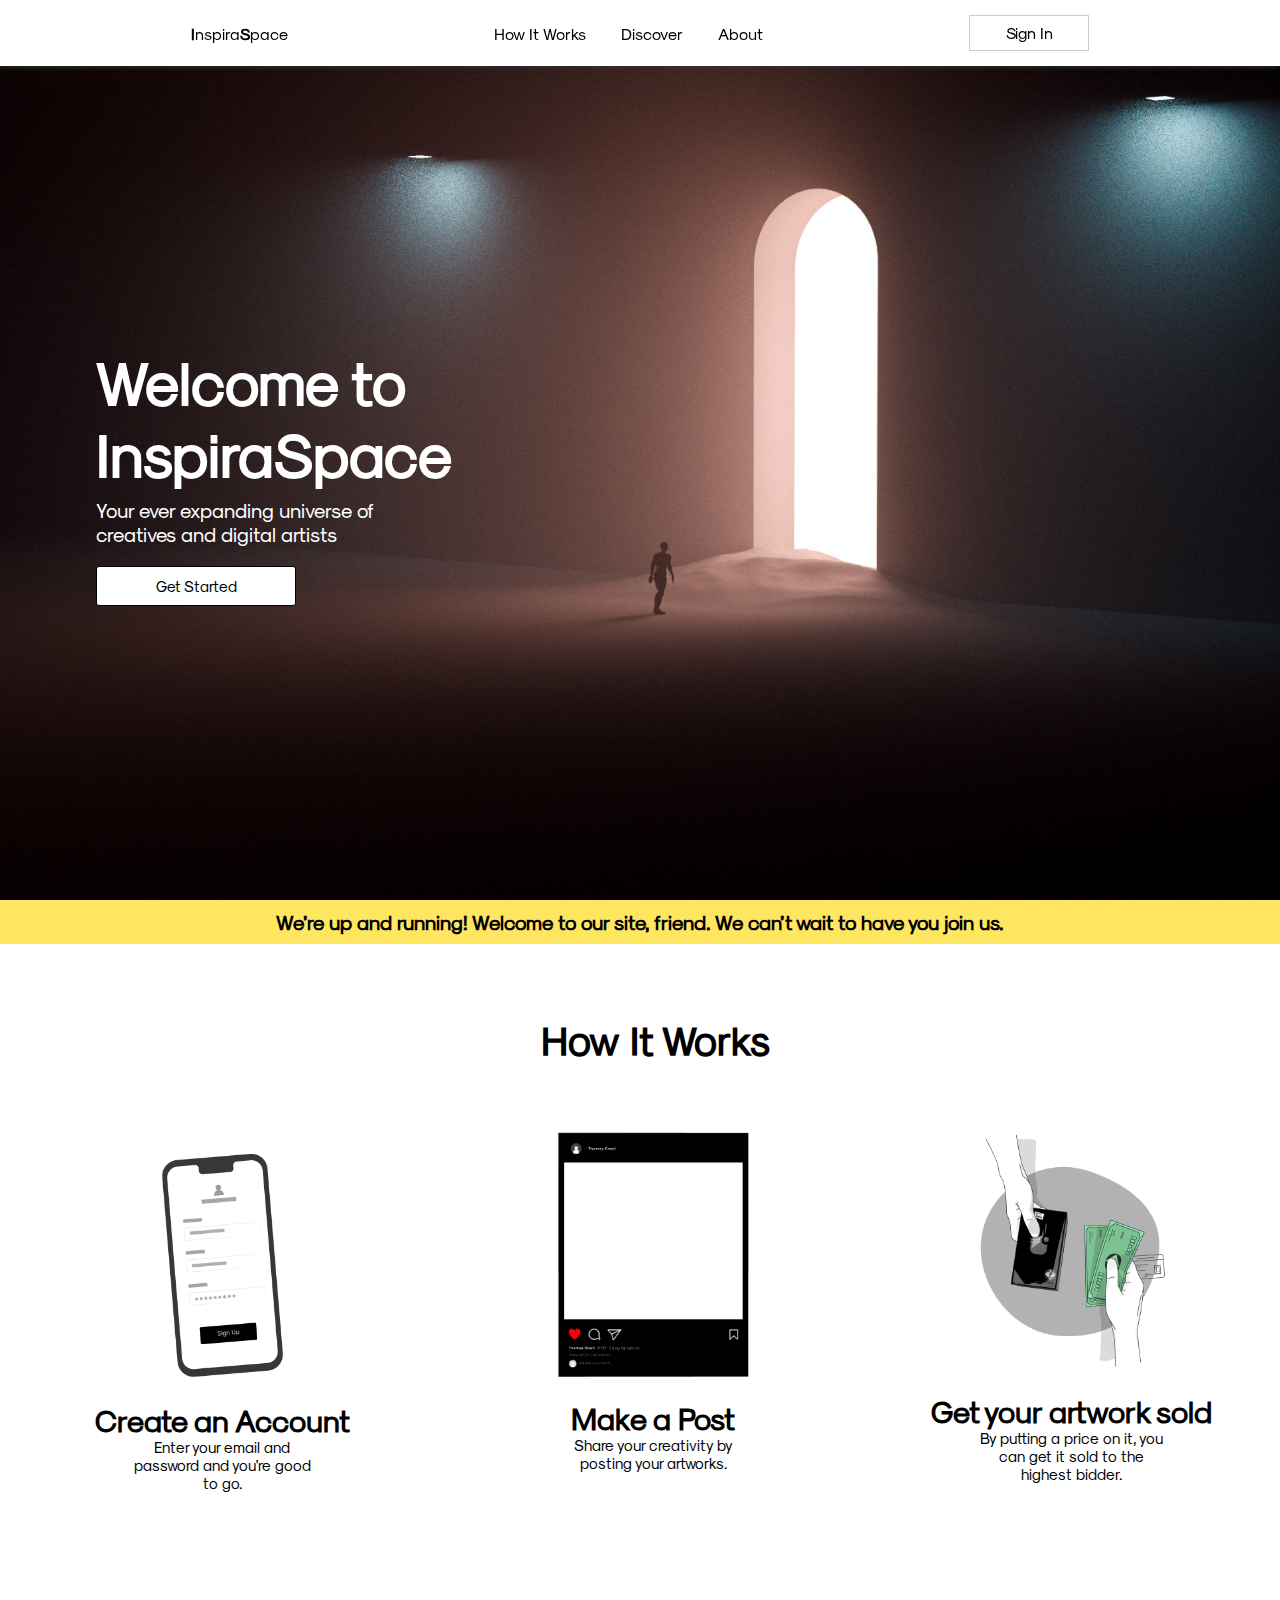
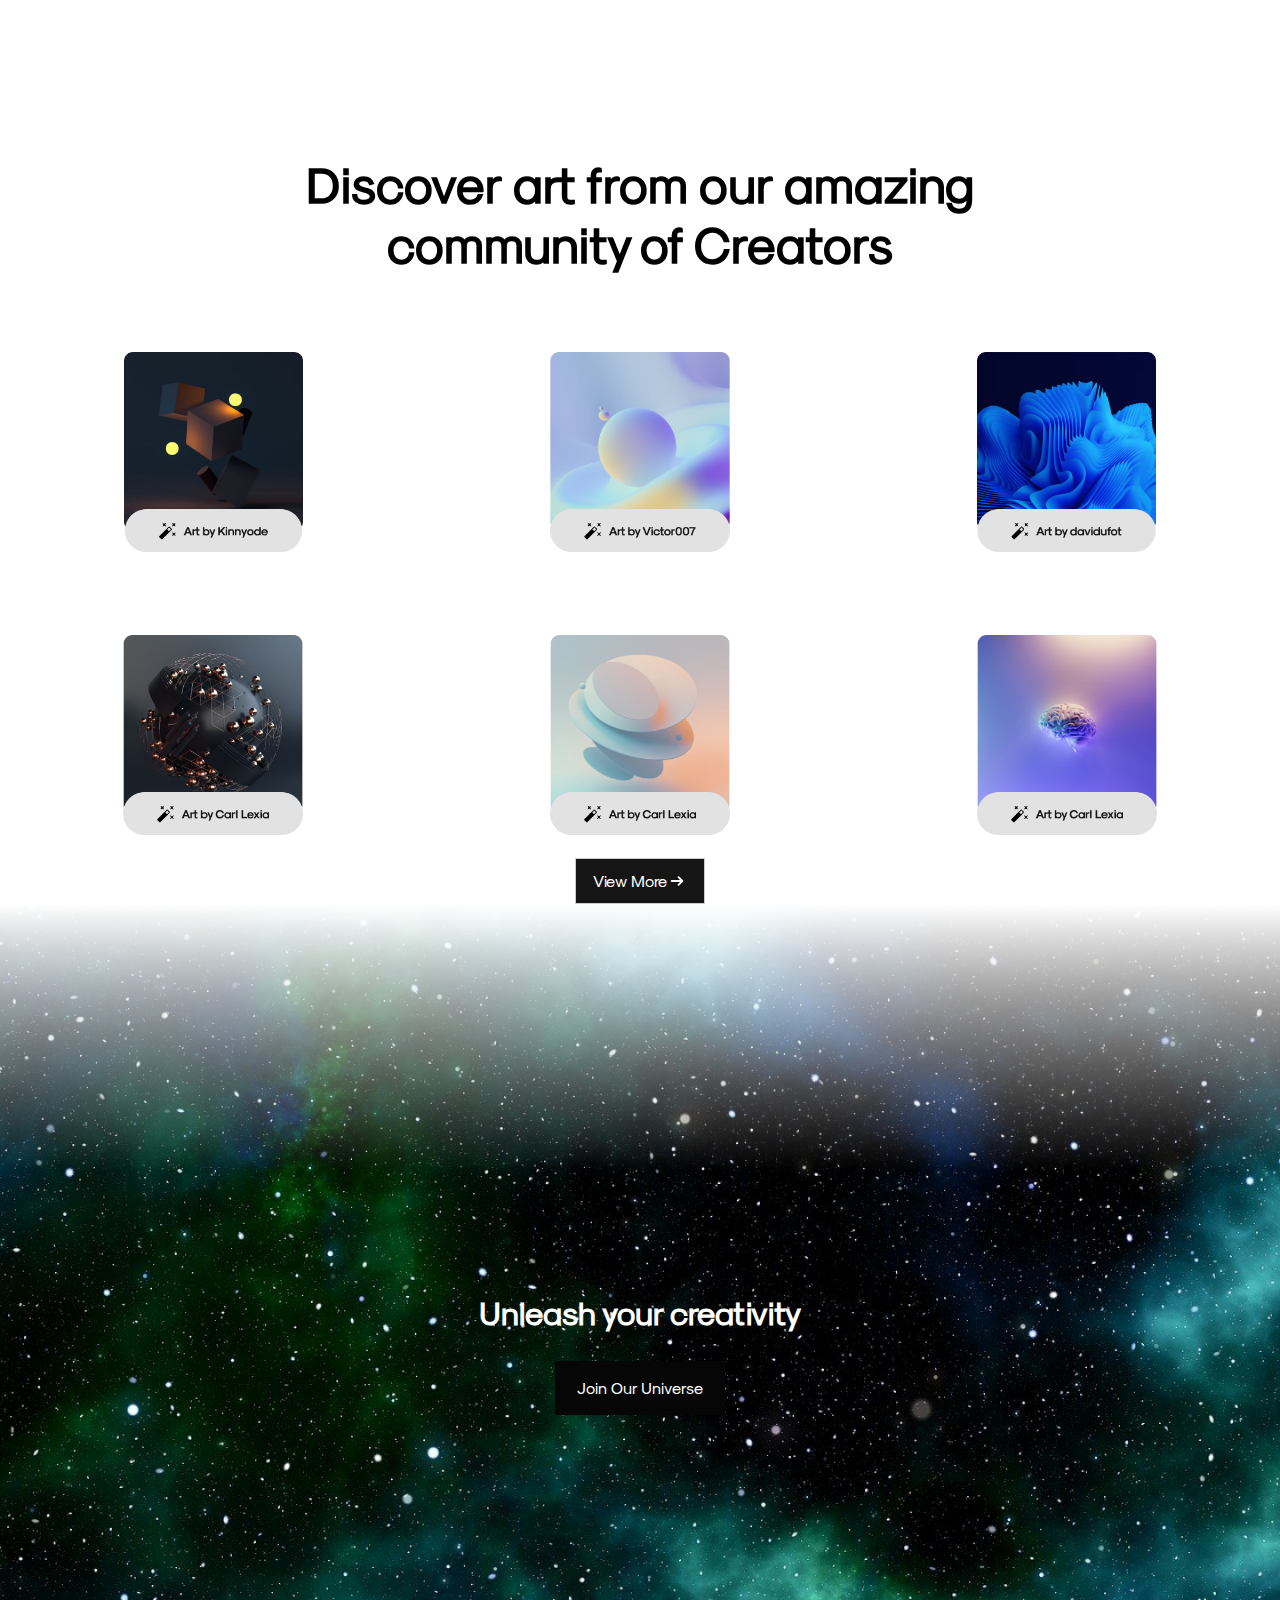
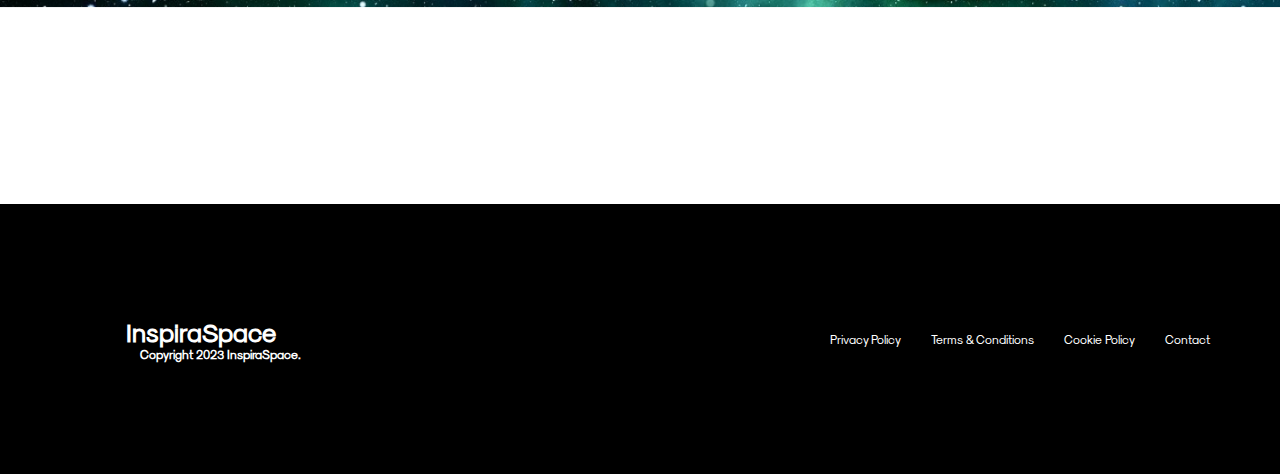
<file: index.html>
<!DOCTYPE html>
<html lang="en">
  <head>
    <meta charset="UTF-8" />
    <meta http-equiv="X-UA-Compatible" content="IE=edge" />
    <meta name="viewport" content="width=device-width, initial-scale=1.0" />
    <title>InspiraSpace</title>
    <link rel="stylesheet" href="style.css" />
  </head>

  <body>
    <div class="header">
      <div class="navlinks">
        <p><b>I</b>nspira<b>S</b>pace</p>
        <div class="links">
          <a href="Howitworks.html">How It Works</a>
          <a href="discovermore.html">Discover</a>
          <a href="about.html">About</a>
        </div>
        <a href="signin.html" class="signin"> Sign In </a>
      </div>
    </div>

    <div class="section1">
      <div class="sectiontexthead">
        <div class="assets">
          <h1>Welcome to InspiraSpace</h1>
          <h2>Your ever expanding universe of creatives and digital artists</h2>
          <a href="signup.html"><button>Get Started</button></a>
        </div>
      </div>
    </div>

    <div class="sectiontag">
      <p>
        We’re up and running! Welcome to our site, friend. We can’t wait to have
        you join us.
      </p>
    </div>
    <div class="text">
      <h1>How It Works</h1>
    </div>
    <div class="divcontainer">
      <div class="middlesection">
        <div class="div1">
          <div class="sec1">
            <img src="Log In SVG.png" alt="" />
          </div>
          <h1>Create an Account</h1>
          <h2>Enter your email and password and you're good to go.</h2>
        </div>

        <div class="div2">
          <div class="sec2">
            <img src="Post.png" alt="" />
          </div>
          <h1>Make a Post</h1>
          <h2>Share your creativity by posting your artworks.</h2>
        </div>

        <div class="div3">
          <div class="sec3">
            <img src="Trade.png" alt="" />
          </div>
          <h1>Get your artwork sold</h1>
          <h2>
            By putting a price on it, you can get it sold to the highest bidder.
          </h2>
        </div>
      </div>
    </div>
    <div class="discoversection">
      <p>Discover art from our amazing community of Creators</p>
    </div>
    <div class="discoversection2">
      <div class="imagessection">
        <div class="sec7">
          <img src="Art Assets/one.png" alt="" />
        </div>

        <div class="sec8">
          <img src="Art Assets/two.png" alt="" />
        </div>

        <div class="sec9">
          <img src="Art Assets/three.png" alt="" />
        </div>
      </div>

      <div class="imagessection">
        <div class="sec4">
          <img src="Art Assets/four.png" alt="" />
        </div>

        <div class="sec5">
          <img src="Art Assets/five.png" alt="" />
        </div>

        <div class="sec6">
          <img src="Art Assets/six.png" alt="" />
        </div>
      </div>
    </div>

    <div class="viewmore">
      <p>
        View More
        <svg
          width="20"
          height="10"
          viewBox="0 0 20 16"
          fill="none"
          xmlns="http://www.w3.org/2000/svg"
        >
          <path
            d="M12.43 1.93005L18.5 8.00005L12.43 14.0701M1.5 8.00005H18.33"
            stroke="white"
            stroke-width="3"
            stroke-miterlimit="10"
            stroke-linecap="round"
            stroke-linejoin="round"
          />
        </svg>
      </p>
    </div>
    <div class="footersection">
      <div class="footerimage">
        <div class="h1"></div>
        <h1>Unleash your creativity</h1>
        <div class="footerbutton">
          <p>Join Our Universe</p>
        </div>
      </div>
    </div>

    <div class="footertext">
      <div class="footersections">
        <div class="ftext1">
          <div class="details">
            <h1>InspiraSpace</h1>
            <h2>Copyright 2023 InspiraSpace.</h2>
          </div>
        </div>
        <div class="ftext2">
          <div class="detailstwo">
            <p>Privacy Policy</p>
            <p>Terms & Conditions</p>
            <p>Cookie Policy</p>
            <p>Contact</p>
          </div>
        </div>
      </div>
    </div>
  </body>
</html>
</file>
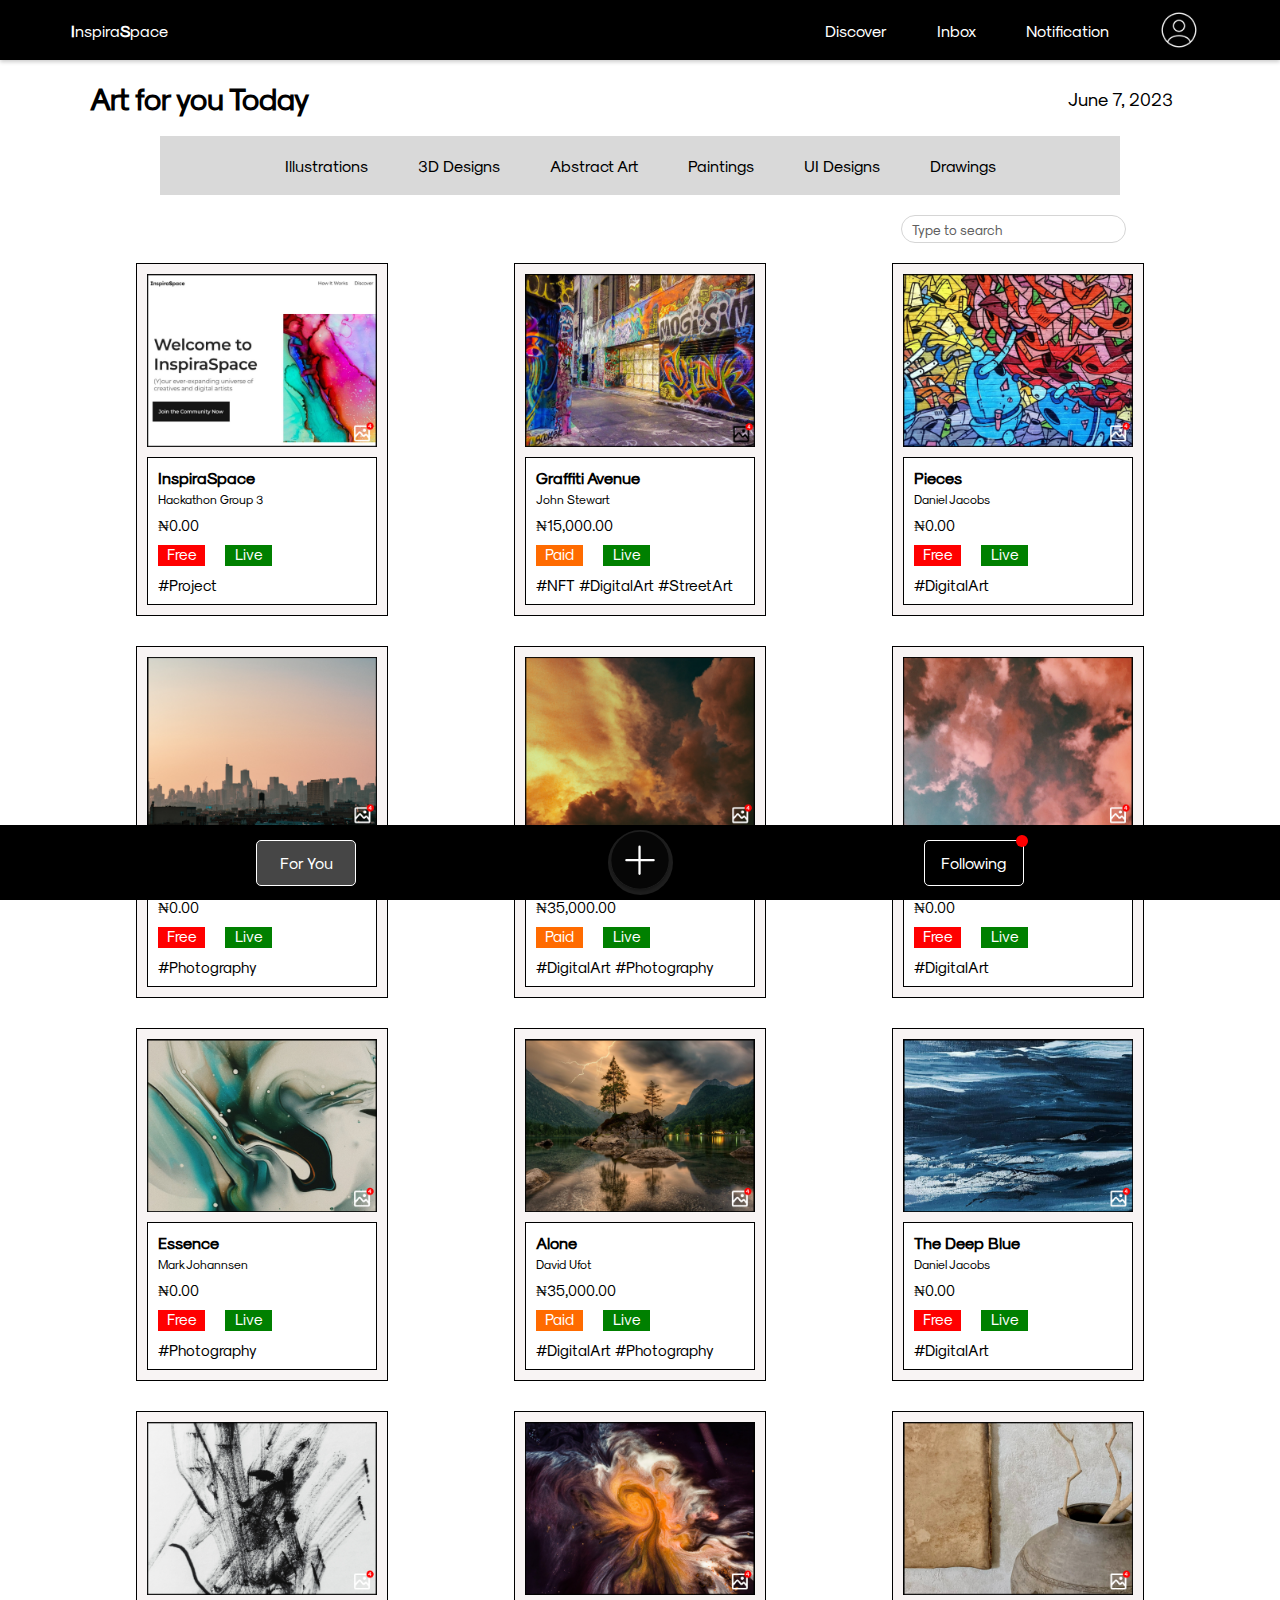
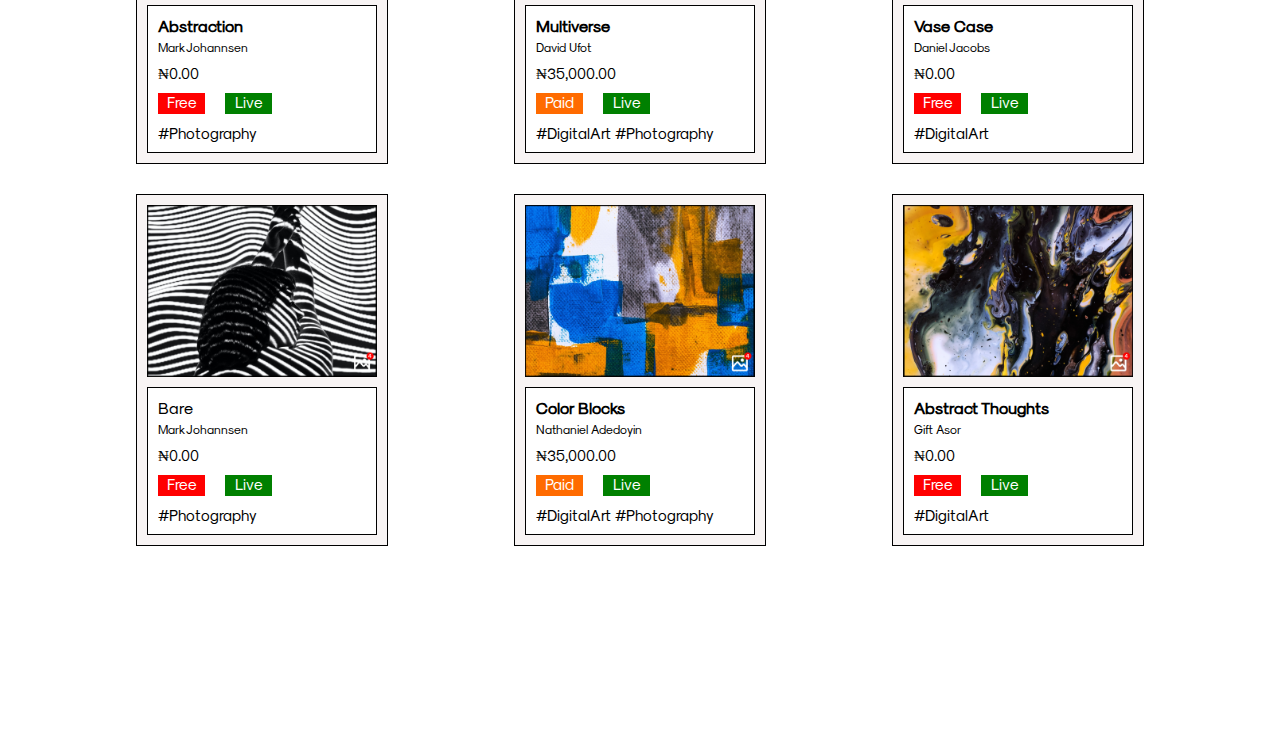
<file: discovermore.html>
<!DOCTYPE html>
<html lang="en">
  <head>
    <meta charset="UTF-8" />
    <meta name="viewport" content="width=device-width, initial-scale=1.0" />
    <title>Discover More</title>
    <link rel="stylesheet" href="discovermore.css" />
  </head>
  <body>
    <div class="header">
      <div class="navlinks">
        <a href="index.html"
          ><p><b>I</b>nspira<b>S</b>pace</p></a
        >
        <a href=""></a>
        <a href=""></a>
        <a href=""></a>
        <a href=""></a>
        <div class="links">
          <a href=""></a>
          <a href=""></a>
          <a href=""></a>
          <a href=""></a>
          <a href="">Discover</a>
          <a href="">Inbox</a>
          <a href="">Notification</a>
          <a href="" class="signin"><img src="profile-circle.png" alt="" /> </a>
        </div>
      </div>
    </div>

    <div class="text">
      <div class="headertext">
        <h1>Art for you Today</h1>
        <h2>June 7, 2023</h2>
      </div>
    </div>

    <div class="headersection">
      <div class="insidesection">
        <div class="sectiontext">
          <a href=""><p>Illustrations</p></a>
          <a href=""><p>3D Designs</p></a>
          <a href=""><p>Abstract Art</p></a>
          <a href=""><p>Paintings</p></a>
          <a href=""><p>UI Designs</p></a>
          <a href=""><p>Drawings</p></a>
        </div>
      </div>
    </div>

    <div class="searchsection">
      <input type="search" placeholder="Type to search" />
    </div>

    <div class="threesections">
      <div class="section1">
        <div class="twotinyboxes">
          <div class="tiny1">
            <img src="discovermore/Frame 74.png" alt="" />
          </div>
          <div class="tiny2">
            <div class="tinyassets">
              <p style="font-weight: 900">InspiraSpace</p>
              <p style="font-size: 12px">Hackathon Group 3</p>
            </div>
            <div class="clickassets">
              <p>₦0.00</p>
              <a href=""
                ><div class="payboxes">
                  <div class="paybox1">
                    <p>Free</p>
                  </div>
                  <div class="paybox2">
                    <p>Live</p>
                  </div>
                </div></a
              >
              <p>#Project</p>
            </div>
          </div>
        </div>
      </div>
      <div class="section2">
        <div class="twotinyboxes">
          <div class="tiny1">
            <img src="discovermore/2.png" alt="" />
          </div>
          <div class="tiny2">
            <div class="tinyassets">
              <p style="font-weight: 900">Graffiti Avenue</p>
              <p style="font-size: 12px">John Stewart</p>
            </div>
            <div class="clickassets">
              <p>₦15,000.00</p>
              <a href=""
                ><div class="payboxes">
                  <div class="paybox1" style="background-color: #ff6b00">
                    <p>Paid</p>
                  </div>
                  <div class="paybox2">
                    <p>Live</p>
                  </div>
                </div></a
              >
              <p>#NFT #DigitalArt #StreetArt</p>
            </div>
          </div>
        </div>
      </div>
      <div class="section3">
        <div class="twotinyboxes">
          <div class="tiny1">
            <img src="discovermore/3.png" alt="" />
          </div>
          <div class="tiny2">
            <div class="tinyassets">
              <p style="font-weight: 900">Pieces</p>
              <p style="font-size: 12px">Daniel Jacobs</p>
            </div>
            <div class="clickassets">
              <p>₦0.00</p>
              <a href="">
                <div class="payboxes">
                  <div class="paybox1">
                    <p>Free</p>
                  </div>
                  <div class="paybox2">
                    <p>Live</p>
                  </div>
                </div></a
              >
              <p>#DigitalArt</p>
            </div>
          </div>
        </div>
      </div>
    </div>

    <div class="fixedfooter">
      <div class="fixedassets">
        <a href=""
          ><div class="fixbox1">
            <p>For You</p>
          </div></a
        >

        <a href=""
          ><div class="fixcircle">
            <img src="Group 28.svg" alt="" /></div
        ></a>
        <a href="">
          <span class="badge"></span>
          <div class="fixbox2">
            <p>Following</p>
          </div></a
        >
      </div>
    </div>

    <div class="newsection">
      <div class="threesections">
        <div class="section1">
          <div class="twotinyboxes">
            <div class="tiny1">
              <img src="discovermore/4.png" alt="" />
            </div>
            <div class="tiny2">
              <div class="tinyassets">
                <p style="font-weight: 900">Skyline</p>
                <p style="font-size: 12px">Mark Johannsen</p>
              </div>
              <div class="clickassets">
                <p>₦0.00</p>
                <a href=""
                  ><div class="payboxes">
                    <div class="paybox1">
                      <p>Free</p>
                    </div>
                    <div class="paybox2">
                      <p>Live</p>
                    </div>
                  </div></a
                >
                <p>#Photography</p>
              </div>
            </div>
          </div>
        </div>
        <div class="section2">
          <div class="twotinyboxes">
            <div class="tiny1">
              <img src="discovermore/5.png" alt="" />
            </div>
            <div class="tiny2">
              <div class="tinyassets">
                <p style="font-weight: 900">Dusty Sky in Summer</p>
                <p style="font-size: 12px">David Ufot</p>
              </div>
              <div class="clickassets">
                <p>₦35,000.00</p>
                <a href=""
                  ><div class="payboxes">
                    <div class="paybox1" style="background-color: #ff6b00">
                      <p>Paid</p>
                    </div>
                    <div class="paybox2">
                      <p>Live</p>
                    </div>
                  </div></a
                >
                <p>#DigitalArt #Photography</p>
              </div>
            </div>
          </div>
        </div>
        <div class="section3">
          <div class="twotinyboxes">
            <div class="tiny1">
              <img src="discovermore/6.png" alt="" />
            </div>
            <div class="tiny2">
              <div class="tinyassets">
                <p style="font-weight: 900">Pink Clouds</p>
                <p style="font-size: 12px">Daniel Jacobs</p>
              </div>
              <div class="clickassets">
                <p>₦0.00</p>
                <a href="">
                  <div class="payboxes">
                    <div class="paybox1">
                      <p>Free</p>
                    </div>
                    <div class="paybox2">
                      <p>Live</p>
                    </div>
                  </div></a
                >
                <p>#DigitalArt</p>
              </div>
            </div>
          </div>
        </div>
      </div>
    </div>

    <div class="new2section">
      <div class="threesections">
        <div class="section1">
          <div class="twotinyboxes">
            <div class="tiny1">
              <img src="discovermore/7.png" alt="" />
            </div>
            <div class="tiny2">
              <div class="tinyassets">
                <p style="font-weight: 900">Essence</p>
                <p style="font-size: 12px">Mark Johannsen</p>
              </div>
              <div class="clickassets">
                <p>₦0.00</p>
                <a href=""
                  ><div class="payboxes">
                    <div class="paybox1">
                      <p>Free</p>
                    </div>
                    <div class="paybox2">
                      <p>Live</p>
                    </div>
                  </div></a
                >
                <p>#Photography</p>
              </div>
            </div>
          </div>
        </div>
        <div class="section2">
          <div class="twotinyboxes">
            <div class="tiny1">
              <img src="discovermore/8.png" alt="" />
            </div>
            <div class="tiny2">
              <div class="tinyassets">
                <p style="font-weight: 900">Alone</p>
                <p style="font-size: 12px">David Ufot</p>
              </div>
              <div class="clickassets">
                <p>₦35,000.00</p>
                <a href=""
                  ><div class="payboxes">
                    <div class="paybox1" style="background-color: #ff6b00">
                      <p>Paid</p>
                    </div>
                    <div class="paybox2">
                      <p>Live</p>
                    </div>
                  </div></a
                >
                <p>#DigitalArt #Photography</p>
              </div>
            </div>
          </div>
        </div>
        <div class="section3">
          <div class="twotinyboxes">
            <div class="tiny1">
              <img src="discovermore/9.png" alt="" />
            </div>
            <div class="tiny2">
              <div class="tinyassets">
                <p style="font-weight: 900">The Deep Blue</p>
                <p style="font-size: 12px">Daniel Jacobs</p>
              </div>
              <div class="clickassets">
                <p>₦0.00</p>
                <a href="">
                  <div class="payboxes">
                    <div class="paybox1">
                      <p>Free</p>
                    </div>
                    <div class="paybox2">
                      <p>Live</p>
                    </div>
                  </div></a
                >
                <p>#DigitalArt</p>
              </div>
            </div>
          </div>
        </div>
      </div>
    </div>

    <div class="new3section">
      <div class="threesections">
        <div class="section1">
          <div class="twotinyboxes">
            <div class="tiny1">
              <img src="discovermore/11.png" alt="" />
            </div>
            <div class="tiny2">
              <div class="tinyassets">
                <p style="font-weight: 900">Abstraction</p>
                <p style="font-size: 12px">Mark Johannsen</p>
              </div>
              <div class="clickassets">
                <p>₦0.00</p>
                <a href=""
                  ><div class="payboxes">
                    <div class="paybox1">
                      <p>Free</p>
                    </div>
                    <div class="paybox2">
                      <p>Live</p>
                    </div>
                  </div></a
                >
                <p>#Photography</p>
              </div>
            </div>
          </div>
        </div>
        <div class="section2">
          <div class="twotinyboxes">
            <div class="tiny1">
              <img src="discovermore/12.png" alt="" />
            </div>
            <div class="tiny2">
              <div class="tinyassets">
                <p style="font-weight: 900">Multiverse</p>
                <p style="font-size: 12px">David Ufot</p>
              </div>
              <div class="clickassets">
                <p>₦35,000.00</p>
                <a href=""
                  ><div class="payboxes">
                    <div class="paybox1" style="background-color: #ff6b00">
                      <p>Paid</p>
                    </div>
                    <div class="paybox2">
                      <p>Live</p>
                    </div>
                  </div></a
                >
                <p>#DigitalArt #Photography</p>
              </div>
            </div>
          </div>
        </div>
        <div class="section3">
          <div class="twotinyboxes">
            <div class="tiny1">
              <img src="discovermore/13.png" alt="" />
            </div>
            <div class="tiny2">
              <div class="tinyassets">
                <p style="font-weight: 900">Vase Case</p>
                <p style="font-size: 12px">Daniel Jacobs</p>
              </div>
              <div class="clickassets">
                <p>₦0.00</p>
                <a href="">
                  <div class="payboxes">
                    <div class="paybox1">
                      <p>Free</p>
                    </div>
                    <div class="paybox2">
                      <p>Live</p>
                    </div>
                  </div></a
                >
                <p>#DigitalArt</p>
              </div>
            </div>
          </div>
        </div>
      </div>
    </div>

    <div class="new4section">
      <div class="threesections">
        <div class="section1">
          <div class="twotinyboxes">
            <div class="tiny1">
              <img src="discovermore/14.png" alt="" />
            </div>
            <div class="tiny2">
              <div class="tinyassets">
                <p style="font-weight: 2000">Bare</p>
                <p style="font-size: 12px">Mark Johannsen</p>
              </div>
              <div class="clickassets">
                <p>₦0.00</p>
                <a href=""
                  ><div class="payboxes">
                    <div class="paybox1">
                      <p>Free</p>
                    </div>
                    <div class="paybox2">
                      <p>Live</p>
                    </div>
                  </div></a
                >
                <p>#Photography</p>
              </div>
            </div>
          </div>
        </div>
        <div class="section2">
          <div class="twotinyboxes">
            <div class="tiny1">
              <img src="discovermore/15.png" alt="" />
            </div>
            <div class="tiny2">
              <div class="tinyassets">
                <p style="font-weight: 900">Color Blocks</p>
                <p style="font-size: 12px">Nathaniel Adedoyin</p>
              </div>
              <div class="clickassets">
                <p>₦35,000.00</p>
                <a href=""
                  ><div class="payboxes">
                    <div class="paybox1" style="background-color: #ff6b00">
                      <p>Paid</p>
                    </div>
                    <div class="paybox2">
                      <p>Live</p>
                    </div>
                  </div></a
                >
                <p>#DigitalArt #Photography</p>
              </div>
            </div>
          </div>
        </div>
        <div class="section3">
          <div class="twotinyboxes">
            <div class="tiny1">
              <img src="discovermore/16.png" alt="" />
            </div>
            <div class="tiny2">
              <div class="tinyassets">
                <p style="font-weight: 900">Abstract Thoughts</p>
                <p style="font-size: 12px">Gift Asor</p>
              </div>
              <div class="clickassets">
                <p>₦0.00</p>
                <a href="">
                  <div class="payboxes">
                    <div class="paybox1">
                      <p>Free</p>
                    </div>
                    <div class="paybox2">
                      <p>Live</p>
                    </div>
                  </div></a
                >
                <p>#DigitalArt</p>
              </div>
            </div>
          </div>
        </div>
      </div>
    </div>
    <div class="dummyspace"></div>
  </body>
</html>
</file>
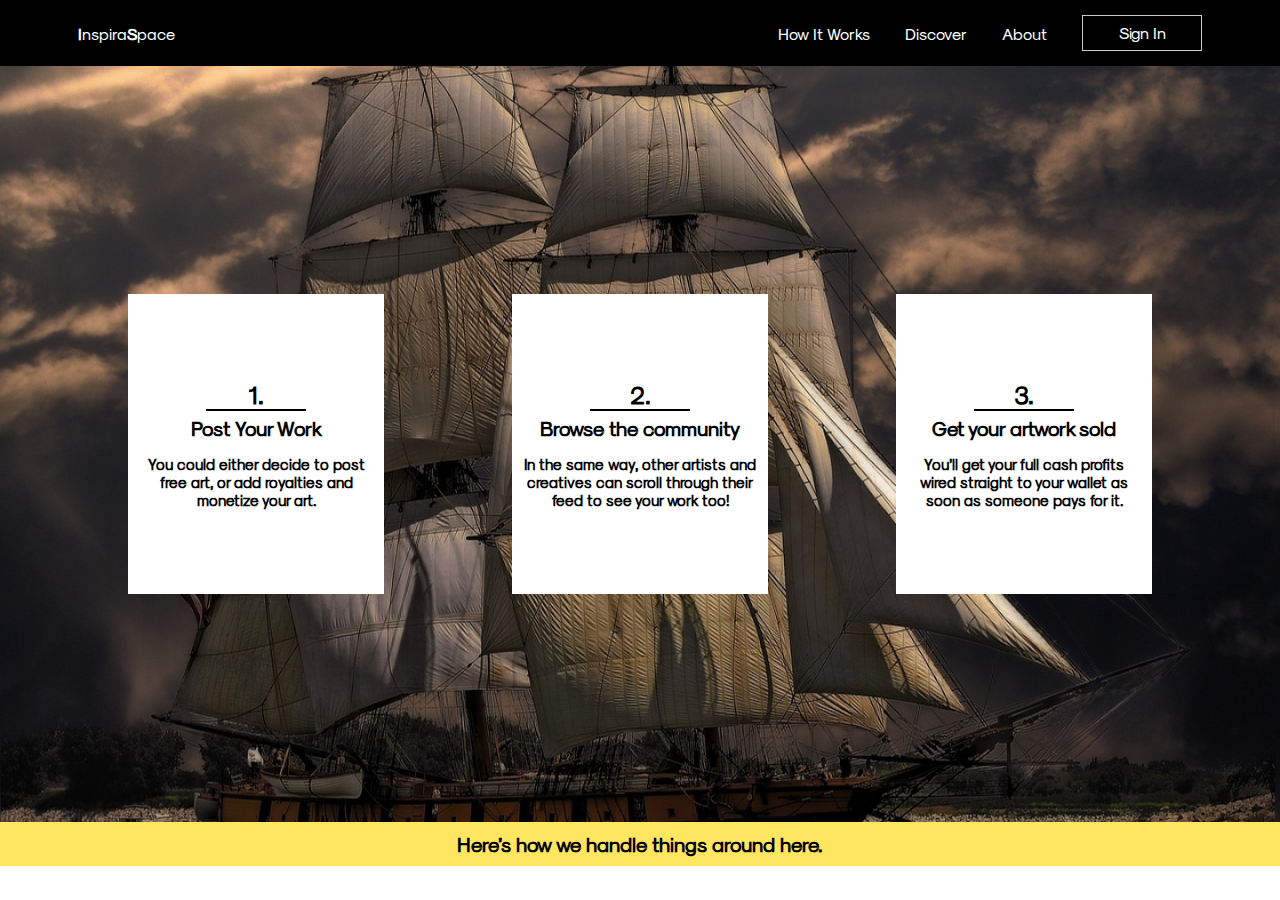
<file: Howitworks.html>
<!DOCTYPE html>
<html lang="en">
  <head>
    <meta charset="UTF-8" />
    <meta name="viewport" content="width=device-width, initial-scale=1.0" />
    <title>How It Workst</title>
    <link rel="stylesheet" href="Howitworks.css" />
  </head>
  <body>
    <div class="header">
      <div class="navlinks">
        <a href="index.html"
          ><p><b>I</b>nspira<b>S</b>pace</p></a
        >
        <a href=""></a>
        <a href=""></a>
        <a href=""></a>
        <a href=""></a>
        <div class="links">
          <a href=""></a>
          <a href=""></a>
          <a href=""></a>
          <a href=""></a>
          <a href="">How It Works</a>
          <a href="discovermore.html">Discover</a>
          <a href="about.html">About</a>
          <a href="signin.html" class="signin"> Sign In </a>
        </div>
      </div>
    </div>
    <div class="body">
      <div class="threesections">
        <div class="section1">
          <h3>1.</h3>
          <hr class="new1" />
          <h1>Post Your Work</h1>
          <h2>
            You could either decide to post free art, or add royalties and
            monetize your art.
          </h2>
        </div>
        <div class="section2">
          <h3>2.</h3>
          <hr class="new1" />

          <h1>Browse the community</h1>
          <h2>
            In the same way, other artists and creatives can scroll through
            their feed to see your work too!
          </h2>
        </div>
        <div class="section3">
          <h3>3.</h3>
          <hr class="new1" />
          <h1>Get your artwork sold</h1>
          <h2>
            You’ll get your full cash profits wired straight to your wallet as
            soon as someone pays for it.
          </h2>
        </div>
      </div>
    </div>

    <div class="sectiontag">
      <p>Here’s how we handle things around here.</p>
    </div>
  </body>
</html>
</file>
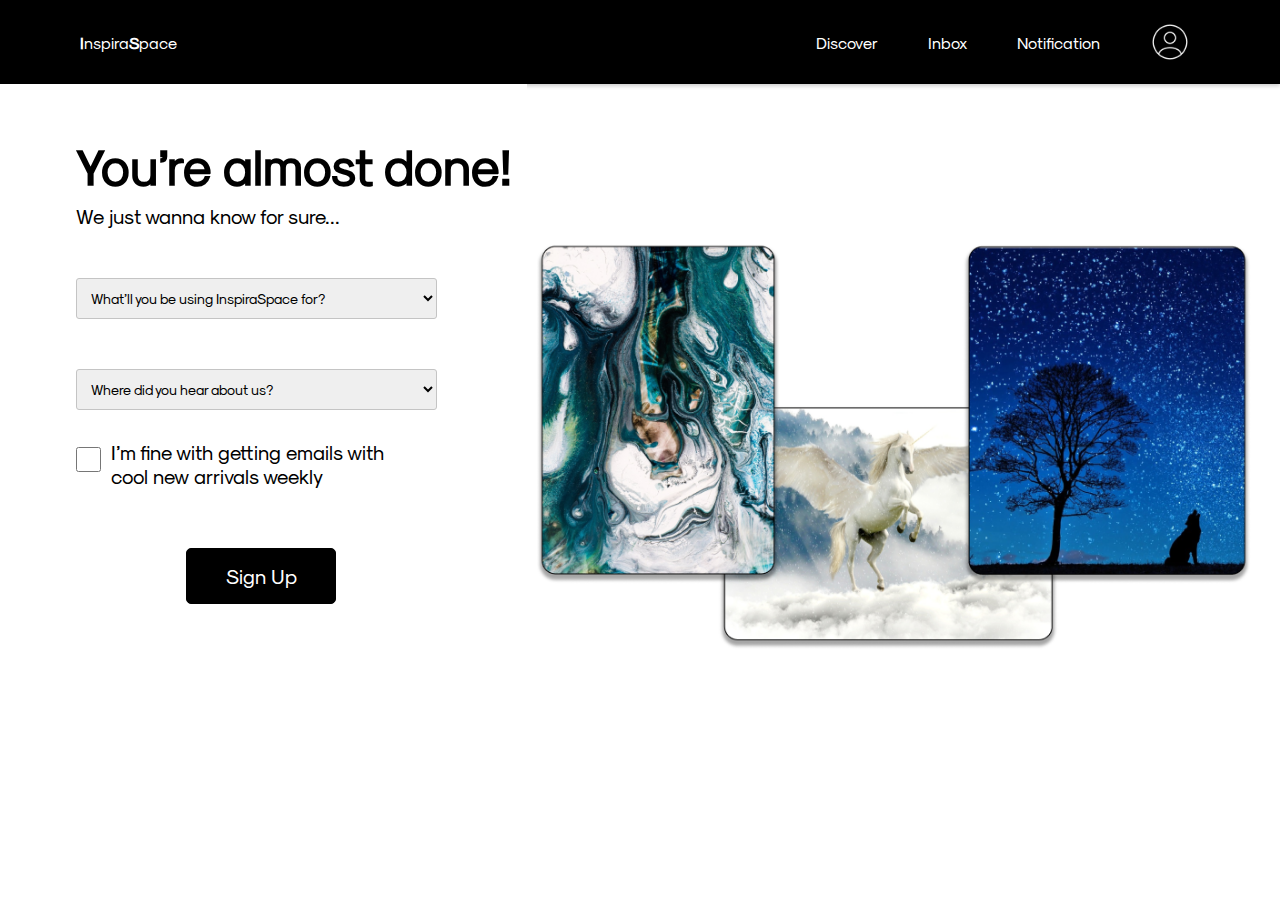
<file: more.html>
<!DOCTYPE html>
<html lang="en">
    <head>
        <meta charset="UTF-8" />
        <meta http-equiv="X-UA-Compatible" content="IE=edge" />
        <meta name="viewport" content="width=device-width, initial-scale=1.0" />
        <title>Onboarding</title>
        <link rel="stylesheet" href="more.css" />
    </head>
    <body>
        <div class="header">
            <div class="navlinks">
                <a href="index.html"><p><b>I</b>nspira<b>S</b>pace</p></a>
                <a href=""></a>
                <a href=""></a>
                <a href=""></a>
                <a href=""></a>
                <div class="links">
                    <a href=""></a>
                    <a href=""></a>
                    <a href=""></a>
                    <a href=""></a>
                    <a href="discovermore.html">Discover</a>
                    <a href="">Inbox</a>
                    <a href="">Notification</a>
                    <a href="" class="signin"><img src="profile-circle.png" alt="" /> </a>
                </div>
            </div>
        </div>
        <div class="body">
            <div class="twosections">
                <div class="section1">
                    <div class="assets">
                        <h1>You’re almost done!</h1>
                        <h2>We just wanna know for sure...</h2>
                        <div class="inputs">
                          <select name="" id="">
                            <option value="">What’ll you be using InspiraSpace for?</option >
                          <option value="">I’m a regular user, new to the creative scene</option>
                          <option value="">I want to sell my artwork</option>
                          <option value="">I’m searching for inspiration</option>
                          </select>
                        </div>

                        <div class="inputs">
                          <select name="" id="">
                            <option value="">Where did you hear about us?</option>
                            <option value="">A friend told me about it</option>
                            <option value="">I saw it in an ad</option>
                            <option value="">I was randomly searching the web</option>
                          </select>
                        </div>
                        <div class="checkbox">
                            <p> 
                              
                            <input type="checkbox" placeholder="text">

                            <h2>I’m fine with getting emails with cool new arrivals weekly</h2>
                            </datagrid></p>
                        </div>
                        <div class="action">
                            <button>Sign Up</button>
                        </div>
                    </div>
                </div>
                <div class="section2"></div>
            </div>
        </div>
    </body>
</html>
</file>
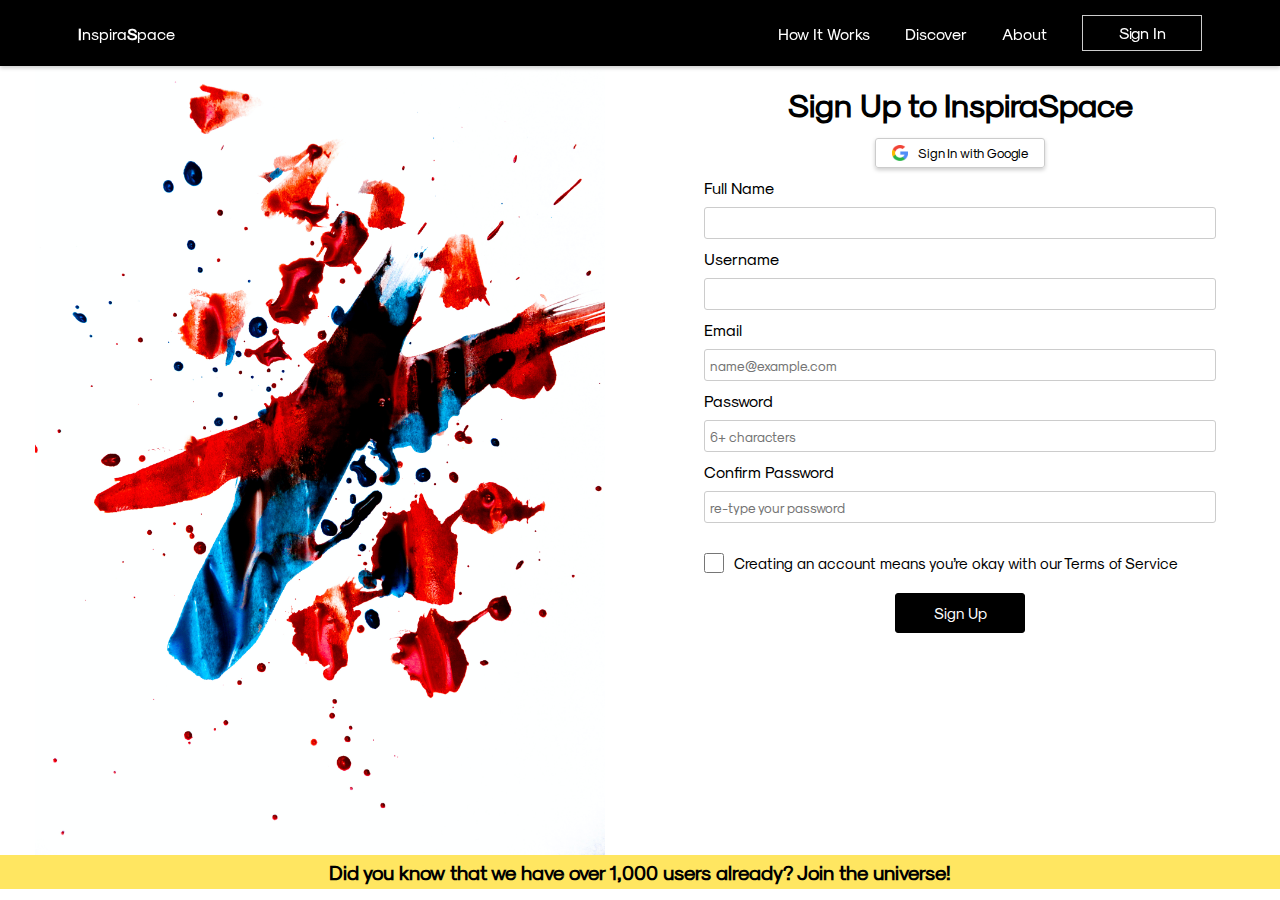
<file: signup.html>
<!DOCTYPE html>
<html lang="en">
  <head>
    <meta charset="UTF-8" />
    <meta name="viewport" content="width=device-width, initial-scale=1.0" />
    <title>Sign Up</title>
    <link rel="stylesheet" href="signup.css" />
  </head>
  <body>
    <div class="header">
      <div class="navlinks">
        <a href="index.html"><p><b>I</b>nspira<b>S</b>pace</p></a>
        <a href=""></a>
        <a href=""></a>
        <a href=""></a>
        <a href=""></a>
        <div class="links">
          <a href=""></a>
          <a href=""></a>
          <a href=""></a>
          <a href=""></a>
          <a href="Howitworks.html">How It Works</a>
          <a href="discovermore.html">Discover</a>
          <a href="about.html">About</a>
          <a href="signin.html" class="signin"> Sign In </a>
        </div>
      </div>
    </div>

    <div class="body">
      <div class="twosections">
        <div class="section1">
          <img src="marjan-blan-SdW0N-0M0ZA-unsplash.jpg" />
        </div>
        <div class="section2">
          <div class="assets">
            <h1>Sign Up to InspiraSpace</h1>
            <div class="signuplink">
              <a href="" class="signinnow">
                <img src="Type=Default.png" alt="" />
                <div class="signintext">Sign In with Google</div>
              </a>
            </div>

            <div class="twoinputs">
              Full Name
              <input type="text" />
              Username
              <input type="text" />
              Email
              <input type="email" placeholder="name@example.com" />
              Password
              <input type="password" placeholder="6+ characters" />
              Confirm Password
              <input type="password" placeholder="re-type your password" />

              <div class="checkbox">
                            <p> 
                              
                            <input type="checkbox" placeholder="text">

                            <h2>Creating an account means you’re okay with our Terms of Service</h2>
                            </datagrid></p>
                        </div>
                        <div class="action">
                            <button>Sign Up</button>
                        </div>
                    </div>
            </div>
          </div>
        </div>
      </div>
    </div>
    <div class="sectiontag">
      <p>
        Did you know that we have over 1,000 users already? Join the universe!
      </p>
    </div>
  </body>
</html>
</file>
<file: style.css>
@font-face {
    font-family: myfont1;
    src: url(Sk-Modernist/Sk-Modernist-Regular.otf);
}

*,body {
    margin: 0;
    padding: 0;
    box-sizing: border-box;
    font-family: myfont1;
}

.header {
    position: fixed;
    background-color: white;
    width: 100%;
    padding: 10px;
    box-shadow: 0 2px 4px 0 rgba(50, 50, 50, 0.75);
    z-index: 9999999999999999;
}

.navlinks {
    display: flex;
    width: 100%;
    align-items: center;
    padding: 5px;
    justify-content: space-evenly;
    gap: 30px;
}

.links {
    display: flex;
    gap: 35px;
    align-items: center;
}

.links a {
    text-decoration: none;
    color: black;
}


.section1{
    display: flex;
    width: 100%;
    height: 100vh;
    background-image: url(pexels-mo-eid-8347501.jpg);
    background-size: cover;
    background-repeat: no-repeat;
    background-position: top;
}
.sectiontexthead{

}



.assets {
    width: 95%;
    justify-self: flex-start;
    padding-left: 50px;
    margin-top: 50px;
}

.section1 h1 {
    font-weight: 800;
    font-size: 60px;
    padding-left: 30px;
}

.section1 h2 {
    width: 60%;
    display: flex;
    padding-left: 30px;
    font-size: 20px;
    padding-top: 10px;
    font-weight: lighter;
}

.sectiontexthead{
    color: white;
    display: flex;
    width: 50%;
    justify-content: center;
    align-items: center;
}

.section1 button{
    background-color: rgb(255 255 255);
    color: black;
    width: 200px;
    padding: 10px;
    border: 1px solid black;
    border-radius: 3px;
    font-size: 15px;
    justify-content: center;
    margin-top: 20px;
    margin-left: 30px;
    border: 1px solid black;
    transition: 0.5s;
}

.section1 button:hover{
    background-color: rgb(0, 0, 0);
    color: rgb(255, 255, 255);
    border: 1px solid rgb(221, 221, 221);
}

.signin:hover {
    background-color: black;
    color: white;
    border: 1px solid #fff;
}

.signin {
    width: 120px;
    display: flex;
    justify-content: center;
    align-items: center;
    padding: 5px;
    border: 1px solid #ccc;
    text-decoration: none;
    color: black;
    font-weight: 400;
    line-height: 24px;
    letter-spacing: -0.01em;
    transition: 0.5s;
}


.sectiontag {
    width: 100%;
    background-color: #ffe661;
    color: black;
    padding: 10px;
    text-align: center;
}

.sectiontag p {
    font-size: 20px;
    font-weight: bold;
}

.text h1 {
    justify-content: center;
    display: flex;
    font-size: 40px;
    margin-top: 70px;
    margin-left: 30px;
}

.middlesection {
    margin-top: 50px;
    display: flex;
    width: 100%;
    height: 70vh;
    overflow: hidden;
}

.sec1 {
    width: 100%;
    height: fit-content;
    padding: 20px;
}

.sec1:hover {
    -ms-transform: scale(1.1);
    -webkit-transform: scale(1.1);
    transform: scale(1.1);
    transition: 0.4s;
}

.div1 h1,
.div2 h1,
.div3 h1 {
    font-size: 30px;
}

.div1 h2 {
    font-size: 15px;
    width: 45%;
    margin-left: auto;
    margin-right: auto;
    font-weight: lighter;
}

.div2 h2 {
    font-size: 15px;
    width: 40%;
    margin-left: auto;
    margin-right: auto;
    font-weight: lighter;
}

.div3 h2 {
    font-size: 15px;
    width: 45%;
    margin-left: auto;
    margin-right: auto;
    font-weight: lighter;
}

.sec1 img {
    width: 100%;
    height: 227px;
    object-fit: contain;
}

.sec3 img {
    width: 100%;
    height: 238px;
    object-fit: contain;
}

.sec2 img {
    width: 100%;
    height: 245px;
    object-fit: contain;
}

.sec2 {
    width: 100%;
    height: fit-content;
    padding: 20px;
}

.sec2:hover {
    -ms-transform: scale(1.1);
    -webkit-transform: scale(1.1);
    transform: scale(1.1);
    transition: 0.4s;
}

.sec3 {
    width: 100%;
    height: fit-content;
    padding: 20px;
}

.sec3:hover {
    -ms-transform: scale(1.1);
    -webkit-transform: scale(1.1);
    transform: scale(1.1);
    transition: 0.4s;
}

.sec4,
.sec5,
.sec6 {
    width: 100%;
    padding: 10px;
}

.sec4 img,
.sec5 img,
.sec6 img {
    width: 100%;
    height: 200px;
    object-fit: contain;
}

.sec7,
.sec8,
.sec9 {
    width: 100%;
    padding: 10px;
}

.sec7 img,
.sec8 img,
.sec9 img {
    width: 100%;
    height: 200px;
    object-fit: contain;
}

.div1 {
    display: flex;
    flex-direction: column;
    width: 100%;
    text-align: center;
    padding: 20px;
}

.div2 {
    text-align: center;
    display: flex;
    flex-direction: column;
    width: 100%;
}

.div3 {
    display: flex;
    flex-direction: column;
    width: 100%;
    text-align: center;
}

.divcontainer {
    display: flex;
}

.discoversection {
    width: 100%;
    color: black;
    padding: 10px;
    text-align: center;
    display: flex;
    justify-content: center;
}

.discoversection p {
    font-size: 50px;
    font-weight: bold;
    width: 60%;
}

.imagessection {
    display: flex;
    width: 100%;
    margin-top: 60px;
    


}


.viewmore p{
    width:130px;
    display: flex;
    justify-content: center;
    align-items: center;
    padding: 10px;
    border: 1px solid #ccc;
    text-decoration: none;
    color: white;
    background-color: #151515;
    font-weight: 400;
    line-height: 24px;
    letter-spacing: -0.01em;
    transition: 0.5s;
    margin-left: auto;
    margin-right: auto;
    margin-top: 10px;
    position: relative;
}
.viewmore :hover{
    background-color: rgb(255, 255, 255);
    color: rgb(0, 0, 0);
    border: 1px solid rgb(0, 0, 0);
}

.footersection {
    display: flex;
    background-image: url(Frame\ 96.png);
    width: 100%;
    height: 100vh;
    justify-content: center;
    align-items: center;
    text-align: center;
    background-size: cover;

    
    
}


.footerimage h1{
   color: white;
   
  

}
.footerbutton{
    display:flex;
justify-content: center;


}

.footerbutton {
    display: flex;
    justify-content: center;
}

.footerbutton p {
    width: 170px;
    display: flex;
    justify-content: center;
    align-items: center;
    padding: 15px;
    text-decoration: none;
    color: white;
    background-color: #060606;
    font-weight: 400;
    line-height: 24px;
    margin-top: 30px;
    transition: 0.4s;
}

.footerbutton :hover{

    background-color: rgb(255, 255, 255);
    color: rgb(0, 0, 0);
    border: 1px solid rgb(0, 0, 0);
}
.footertext{
    display: flex;
    background: black;
    width: 100%;
    height: 30vh;
}

.footersections {
    display: flex;
    width: 100%;
    padding: 20px;
    justify-content: center;
}

.ftext1 {
    display: flex;
    width: 100%;
}

.ftext2 {
    display: flex;
    width: 100%;
}

.details {
    display: flex;
    justify-content: center;
    flex-direction: column;
    align-items: center;
    text-align: center;
}

.details h1 {
    font-size: 25px;
    padding-left: 80px;
    color: white;
}

.details h2 {
    font-size: 12px;
    padding-left: 120px;
    color: white;
}

.detailstwo {
    margin-right: 50px;
    display: flex;
    justify-content: center;
    flex-direction: row;
    gap: 30px;
    align-items: center;
    text-align: center;
    margin-left: auto;
}

.detailstwo p {
    font-size: 12px;
    color: white;
}




@media screen  and (max-width:700px){
.links{
    display: none;
}

.sectiontexthead{
    width: 100%;
}
.sectiontag p {
    font-size: 10px;
}

.middlesection{
    flex-direction: column;
    height: 100%;
}

.imagessection{
    flex-direction: column;
    margin-top: 10px;
}


.discoversection p {
    font-size: 20px;
    width: 100%;
    margin-top: 30px;
}

.section1 h1{
    font-size: 40px;
    padding-left: 30px;
}
.detailstwo{
    display: none;
}

.section1 h2{
    width: 100%;
}

.footersection{
    height: 50vh;
    padding: 10px;
    background-size: auto;
}
.footertext{
    height: 100%;
}

.section1 button{
    border: none;
}
h1{
    font-weight: 500;
}
.discoversection p{
    font-weight: 300;

}

.sec1 img, .sec2 img, .sec3 img{
    height: 180px;
}

.section1{
    background-position: right;
}

.ftext2{
    width: 0%;
}

.details h1{
    padding-left: 115px;
}
}
</file>
<file: discovermore.css>
@font-face {
    font-family: myfont1;
    src: url(Sk-Modernist/Sk-Modernist-Regular.otf);
}


*,body{
    margin: 0;
    padding: 0;
    box-sizing: border-box;
    font-family: myfont1;
}


.header{
    background-color: rgb(0, 0, 0);
    width: 100%;
    padding: 10px;
    box-shadow: 0 2px 4px 0 rgba(0,0,0,.2);
}

.navlinks{
    display: flex;
    width: 100%;
    align-items: center;
    justify-content: space-evenly;
    gap: 30px;
    color: white;
    
}
.navlinks a{
    text-decoration: none;
    color: white;
}



.links{
    display: flex;
    gap: 50px;
    align-items: center;
  
}
.links a{
    text-decoration: none;
    color: white;
}

.links img{
    display: flex;
    width: 80%;

}

.text{
    display: flex;
    padding: 20px;

}

.headertext{
    width: 93%;
    display:flex;
    padding-left: 20px;
    align-items: center;
    justify-content: space-between;
}

.headertext h1{
    font-size: 30px;
    padding-left: 50px;
}
.headertext h2{
    font-size: 18px;
    font-weight: lighter;
}

.headersection{
    width: 100%;
    display: flex;
    background-color: white;
    justify-content: center;
    height: 100%;
    
}

.insidesection{
    background-color: #D9D9D9;
    align-items: center;
    display: flex;
    justify-content: center;
    width: 75%;
    height: 100%;
    padding: 20px;
}

.sectiontext{
    display: flex;
    justify-content: center;
    align-items: center;
    gap: 50px;
}

.searchsection{
    display: flex;
    justify-content: end;
    margin-right: 154px;
    padding-top: 20px;
}

input{
    border: 1px solid rgb(213, 213, 213);
    padding: 5px;
    border-radius: 15px;
    font-family: myfont1;
    width: 20%;
    
}

:placeholder-shown{
    display: flex;
    justify-content: center;
}

.threesections{
    display: flex;
    width: 100%;
    align-items: center;
    margin-top: 10px;
   justify-content: space-evenly;
    padding: 10px;
}

.section1{
    display: flex;
    width: 20%;
    height: 100%;
    border: 1px solid black;
    background: #F8F4F4;

}

.section2{
    display: flex;
    width: 20%;
    height: 100%;
    border: 1px solid black;
    background: #F8F4F4;
}

.section3{
    display: flex;
    width: 20%;
    height: 100%;
    border: 1px solid black;
    background: #F8F4F4;
}

.threesections img{
    width: 100%;
    object-fit: contain;
}
::placeholder {
    font-style: normal;
    font-size: 1em;
    color: rgb(96, 96, 96);
    padding: 5px;
  }



  .twotinyboxes{
    display: flex;
    flex-direction: column;
    gap: 10px;
    padding: 5px;
    width: 100%;
    padding: 10px;
    
  }

  .sectiontext a{
    text-decoration: none;
    color: black;
  }

  .tiny1{
    display: flex;
    width: 100%;
    background-color: rgb(0, 0, 0);
height: 100%;
  }

  .tiny2{
    display: flex;
    width: 100%;
    background-color: rgb(0, 0, 0);
    height: 100%;
    flex-direction: column;
    gap: 10px;
    padding: 10px;
    border: 1px solid black;
    background-color: white;
  }
.fixedfooter{
    overflow: hidden;
    background-color: #000000;
    position: fixed;
    bottom: 0;
    width: 100%;
}

.fixedassets{
    display: flex;
    justify-content: space-evenly;
    align-items: center;
    width: 100%;
    padding: 5px;
    
}
.badge{
    background-color: red;
    padding: 6px 6px;
    text-align: center;
    border-radius: 10px;
    justify-content: end;
    display: flex;
    width: fit-content;
    align-items: end;
    margin-left:92px;
    margin-top: 0px;
    position: absolute;
    margin-top: -5px;
}

.fixbox1{
    display: flex;
    width: 100px;
    height: 46px;
    border: 1px solid white;
    justify-content: center;
    color: white;
    align-items: center;
    border-radius: 5px;
    background-color: #464646;
}

.fixcircle{
    display: flex;
    width:65px;
    height:65px;
    border-radius: 50%;
    background-color: #97979733;
    justify-content: center;
    
}
.fixcircle img{
    width: 95%;
}

.fixbox2{
    display: flex;
    width: 100px;
    height: 46px;
    justify-content: center;
    color: white;
    border: 1px solid white;
    align-items: center;
    border-radius: 5px;
    background-color: black;
}


  .tinyassets{
    display: flex;
    width: 100%;
    flex-direction: column;
    gap: 5px;
  }

  .clickassets{
    display: flex;
    width: 100%;
    flex-direction: column;
    gap: 10px;
   
  }

  .payboxes{
    display: flex;
    width: 100%;
    gap: 20px;
    color: white;
    
  }

  .paybox1{
    display: flex;
    width: 47px;
    height: 21px;
    background-color: red;
    justify-content: center;
    transition: 0.4s;
  }

  .paybox2{
    display: flex;
    width: 47px;
    height: 21px;
    background-color: green;
    justify-content: center;
  }

  .clickassets p{
    font-size: 15px;
  }

a{
    text-decoration: none;
}

.newsection{
    display: flex;
    width: 100%;
    height: 100%;

}

.new2section{
    display: flex;
    width: 100%;
    height: 100%;
}

.new3section{
    display: flex;
    width: 100%;
    height: 100%;
}

.new4section{
    display: flex;
    width: 100%;
    height: 100%;
}

.dummyspace{
    display: flex;
    width: 100%;
    height: 20vh;
}
</file>
<file: Howitworks.css>
@font-face {
    font-family: myfont1;
    src: url(Sk-Modernist/Sk-Modernist-Regular.otf);
}


*,body{
    margin: 0;
    padding: 0;
    box-sizing: border-box;
}

body{
    font-family: myfont1;
}

.header{
    background-color: rgb(0, 0, 0);
    width: 100%;
    padding: 10px;
    box-shadow: 0 2px 4px 0 rgba(0,0,0,.2);
}

.navlinks{
    display: flex;
    width: 100%;
    align-items: center;
    padding: 5px;
    justify-content: space-evenly;
    gap: 30px;
    color: white;
    
}
.navlinks a{
    text-decoration: none;
    color: white;
}


.links{
    display: flex;
    gap: 35px;
    align-items: center;
}
.links a{
    text-decoration: none;
    color: rgb(255, 255, 255);
}

.signin:hover{
    background-color: rgb(255, 255, 255);
    color: rgb(0, 0, 0);
    border: 1px solid #fff;
}

.signin{
    width: 120px;
    display: flex;
    justify-content: center;
    align-items: center;
    padding: 5px;
    border: 1px solid #ccc;
    text-decoration: none;
color: black;
font-weight: 400;
line-height: 24px;
letter-spacing: -0.01em;
transition: 0.5s;

}

.body{
    display: flex;
    width: 100%;
    height: 84vh;
    background-image: url(sailing-ship-g05f09bb5b_1280.png);
    background-size: cover;
    background-repeat: no-repeat;
    background-position: center;
}

.threesections{
    display: flex;
    width: 100%;
   justify-content: space-evenly;
   align-items: center;
}

.section1{
   width: 20%;
   height: 300px;
   background-color: white;
   color: black;
   justify-content: center;
   text-align: center;
   display: flex;
   flex-direction: column;
   align-items: center;
   padding: 10px;

}

.section2{
    width: 20%;
    height: 300px;
    background-color: white;
    color: black;
    justify-content: center;
    text-align: center;
    display: flex;
    flex-direction: column;
    align-items: center;
    padding: 10px;
 
 }

 .section3{
    width: 20%;
    height: 300px;
    background-color: white;
    color: black;
    justify-content: center;
    text-align: center;
    display: flex;
    flex-direction: column;
    align-items: center;
    padding: 10px;
 
 }


.sectiontag{
    width: 100%;
    background-color: #FFE661;
    color: black;
    padding: 10px;
    text-align: center;
}

.sectiontag p{
    font-size: 20px;
    font-weight: bold;
}
.section1 h1{
    display: flex;
    font-size: 20px;
    justify-content: center;
    font-family: myfont1;
    margin-top: 5px;
}
.section1 h2{
    display: flex;
    font-size: 15px;
    justify-content: center;
    margin-top: 15px;
    font-family: myfont1;
}

.section2 h1{
    display: flex;
    font-size: 20px;
    justify-content: center;
    font-family: myfont1;
    margin-top: 5px;
}

.section2 h2{
    display: flex;
    font-size: 15px;
    justify-content: center;
    margin-top: 15px;
    font-family: myfont1;
}

.section3 h1{
    display: flex;
    font-size: 20px;
    justify-content: center;
    font-family: myfont1;
    margin-top: 5px;
}

.section3 h2{
    display: flex;
    font-size: 15px;
    justify-content: center;
    margin-top: 15px;
    font-family: myfont1;
}

.threesections h3{
    font-size: 25px;
    font-weight: bold;
}

.section1 p{
    border: 1px solid black;
    width: 100px;
    height: fit-content;
}

hr {
    width: 100px;
    margin-left: auto;
    margin-right: auto;
    background-color:#000000;
    border: 1px solid black;
}
</file>
<file: more.css>
@font-face {
    font-family: myfont1;
    src: url(Sk-Modernist/Sk-Modernist-Regular.otf);
}


*,body{
    margin: 0;
    padding: 0;
    box-sizing: border-box;
}

body{
    font-family: myfont1;
    
}

.header{
    background-color: rgb(0, 0, 0);
    width: 100%;
    padding: 17px;
    box-shadow: 0 2px 4px 0 rgba(0,0,0,.2);
}

.navlinks{
    display: flex;
    width: 100%;
    align-items: center;
    padding: 5px;
    justify-content: space-evenly;
    gap: 30px;
    color: white;
    
}
.navlinks a{
    text-decoration: none;
    color: white;
}



.links{
    display: flex;
    gap: 50px;
    align-items: center;
  
}
.links a{
    text-decoration: none;
    color: white;
}

.links img{
    display: flex;
    width: 80%;

}


.body{

    width: 100%;
    height: 85vh;
    display: flex;
}

.twosections{
    display: flex;
    width: 100%;
}

.section1{
    display: flex;
    width: 70%;
    height: 100%;
    background-color: white;
    justify-content: flex-end;
}

.assets{

    width: 95%;
    justify-self: flex-start;
    padding-left: 50px;
    margin-top: 50px;
}

.section1 h1{
    font-weight: 800;
    font-size: 50px;
}

.section1 h2{
width: 100%;
display: flex;
font-size: 20px;
padding-top: 10px;
font-weight: lighter;
}


.section2{
    width: 100%;
    display: flex;
    background-image: url(Frame\ 87.png);
    background-size: contain;
    background-repeat: no-repeat;
    background-position: center;
    
}

input{
    width: 80%;
    height: fit-content;
    display: flex;
    padding: 13px;
    border-radius: 7px;
    border: 2px solid rgb(196, 196, 196);
    font-family: myfont1;
}


select{
    width: 100%;
    height: fit-content;
    display: flex;
    padding: 10px;
    border-radius: 3px;
    border: 1px solid rgb(196, 196, 196);
    font-family: myfont1; 
    font-size: 14px;
}

.inputs{
    display: flex;
    flex-direction: column;
    gap: 50px;
    margin-top: 50px;
    width: 80%; 
}

.inputs button{
    background-color: rgb(255 255 255);
    color: rgb(159, 159, 159);
    width: 100%;
    padding: 10px;
    border: 1px solid #b5b5b5;
    border-radius: 7px;
    font-size: 15px;
    border: 2px solid #b1b1b1;
    justify-content: flex-start;
    display: flex;
    font-family: myfont1;
    font-size: 15px;
    align-items: center;
}

.inputs button img{
    display: flex;
    margin-left: auto;

}

.checkbox{
    display: flex;
    align-items: center;
    margin-top: 20px;
    gap: 10px;
}

.checkbox p{
    display: flex;
    align-items: center;
    font-size: 20px;
    align-items: flex-start;
}

.checkbox input{
    width: 25px;
    height: 25px;
}
.checkbox h2{
    width: 61%;
}


.action button{
    background-color: rgb(0, 0, 0);
    color: white;
    width: 150px;
    padding: 15px;
    border: 1px solid black;
    border-radius: 5px;
    font-size: 20px;
    font-family: myfont1;
    justify-content: center;
    margin-top: 60px;
    margin-left: 110px;
    border: 1px solid black;
    transition: 0.5s;
}

.action button:hover{
    background-color: white;
    color: black;
}
</file>
<file: signup.css>
@font-face {
    font-family: myfont1;
    src: url(Sk-Modernist/Sk-Modernist-Regular.otf);
}


*,body{
    margin: 0;
    padding: 0;
    box-sizing: border-box;
}

body{
    font-family: myfont1;
}

.header{
    position: fixed;
    background-color: rgb(0, 0, 0);
    width: 100%;
    padding: 10px;
    box-shadow: 0 2px 4px 0 rgba(0,0,0,.2);
}

.navlinks{
    display: flex;
    width: 100%;
    align-items: center;
    padding: 5px;
    justify-content: space-evenly;
    gap: 30px;
    color: white;
    
}
.navlinks a{
    text-decoration: none;
    color: white;
}



.links{
    display: flex;
    gap: 35px;
    align-items: center;
}
.links a{
    text-decoration: none;
    color: rgb(255, 255, 255);
}

.signin:hover{
    background-color: rgb(255, 255, 255);
    color: rgb(0, 0, 0);
    border: 1px solid #fff;
}

.signin{
    width: 120px;
    display: flex;
    justify-content: center;
    align-items: center;
    padding: 5px;
    border: 1px solid #ccc;
    text-decoration: none;
color: black;
font-weight: 400;
line-height: 24px;
letter-spacing: -0.01em;
transition: 0.5s;

}

.body{

    width: 100%;
    height: 95vh;
    display: flex;
}

.twosections{
    display: flex;
    width: 100%;
    justify-content: center;
    
}

.section1{
    display: flex;
    width: 50%;
    height: 100%;
}

.section1 img{
    width: 100%;
    object-fit: contain;
}


.section2{
    width: 50%;
    display: flex;
    align-self: flex-start;
    margin-top: 50px;
}

.assets{
    width: 100%;
    justify-content: center;
    display: flex;
    flex-direction: column;
    align-items: center;
    margin-top: 35px;
}

input{
    width: 80%;
    height: fit-content;
    display: flex;
    padding: 13px;
    border-radius: 7px;
    border: 2px solid rgb(196, 196, 196);
    font-family: myfont1;
}


select{
    width: 100%;
    height: fit-content;
    display: flex;
    padding: 10px;
    border-radius: 3px;
    border: 1px solid rgb(196, 196, 196);
    font-family: myfont1; 
    font-size: 14px;
}

.inputs{
    display: flex;
    flex-direction: column;
    gap: 50px;
    margin-top: 50px;
    width: 80%; 
}

.inputs button{
    background-color: rgb(255 255 255);
    color: rgb(159, 159, 159);
    width: 100%;
    padding: 10px;
    border: 1px solid #b5b5b5;
    border-radius: 7px;
    font-size: 15px;
    border: 2px solid #b1b1b1;
    justify-content: flex-start;
    display: flex;
    font-family: myfont1;
    font-size: 15px;
    align-items: center;
}

.inputs button img{
    display: flex;
    margin-left: auto;

}

.sectiontag{
    width: 100%;
    background-color: #FFE661;
    color: black;
    padding: 5px;
    text-align: center;
}

.sectiontag p{
    font-size: 20px;
    font-weight: bold;
}

.signinnow{
    width: 170px;
    display: flex;
    justify-content: center;
    align-items: center;
    border: 1px solid #ccc;
    text-decoration: none;
color: black;
font-weight: 400;
line-height: 24px;
letter-spacing: -0.01em;
margin-top: 15px;
border-radius: 3px;
gap: 10px;
box-shadow: 0 2px 4px 0 rgba(0,0,0,.2);
padding: 2px;

}
.signinnow img{
    width: 10%;
}

.signintext{
    font-size: 13px;
}
.twoinputs{
    display: flex;
    flex-direction: column;
    gap: 10px;
    margin-top: 10px;
    width: 80%;
}

.twoinputs input{
    width: 100%;
    display: flex;
    justify-content: center;
    align-items: center;
    padding: 5px;
    border: 1px solid #ccc;
    text-decoration: none;
    color: black;
    line-height: 20px;
    border-radius: 3px;
}

.checkbox{
    display: flex;
    align-items: center;
    margin-top: 20px;
    gap: 10px;
}

.checkbox p{
    display: flex;
    align-items: center;
    font-size: 20px;
    align-items: flex-start;
}

.checkbox input{
    width: 20px;
    height: 20px;
}
.checkbox h2{
    width: 100%;
    font-size: 15px;
    font-weight: lighter;
}

.action{
    display: flex;
    width: 100%;
    justify-content: center;
}

.action button{
    background-color: rgb(0, 0, 0);
    color: white;
    width: 130px;
    padding: 10px;
    border: 1px solid black;
    border-radius: 3px;
    font-size: 15px;
    font-family: myfont1;
    justify-content: center;
    margin-top: 10px;
    border: 1px solid black;
    transition: 0.5s;
}

.action button:hover{
    background-color: white;
    color: black;
}
</file>
